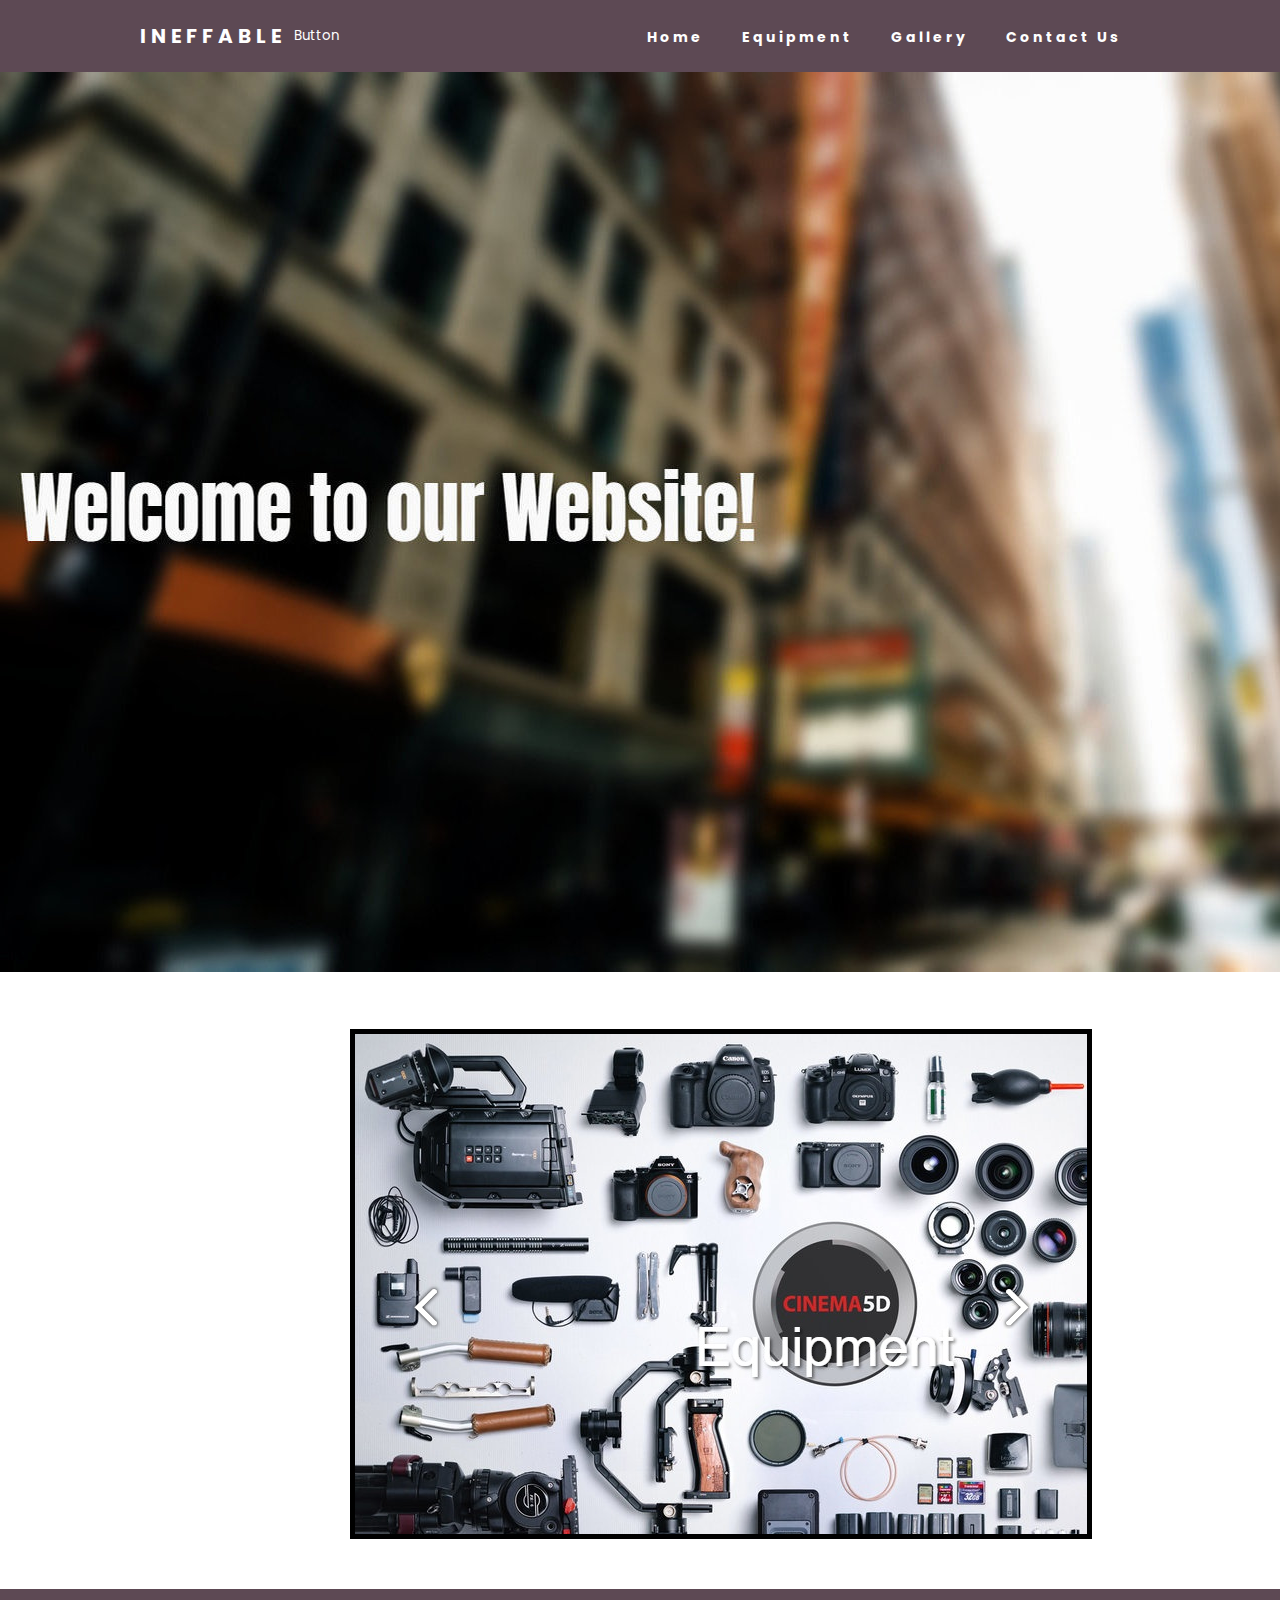
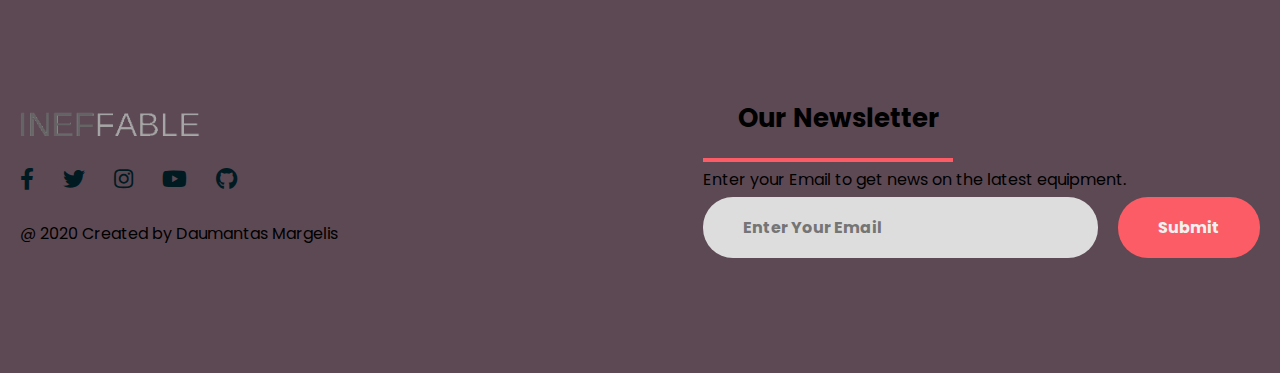
<file: index.html>
<!DOCTYPE html>
<html lang="en">
<head>
	<meta charset="UTF-8">
	<meta name="viewport" content="width=device-width, initial-scale=1">
	<meta http-equiv="X-UA-Compatible" content="ie=edge">
	<link rel="stylesheet" type="text/css" href="css/style.css">
	<link rel="stylesheet" href="https://fonts.googleapis.com/css?family=Poppins">
	<link rel="stylesheet"  href="https://cdnjs.cloudflare.com/ajax/libs/font-awesome/5.11.2/css/all.css">
	<title>Website</title>
</head>
<body>
	<!-- Navigation bar -->
	<nav>
		<div class="containerx5">
		<div class="logo">
			<h4>INEFFABLE</h4>
		</div>
		<div class="dropdown" role="group">
 			<button id="btnGroupDrop1" type="button" data-toggle="dropdown" area-haspopup="true" aria-expanded="false" class="but" key="button">Button</button>
 			<div class="dropdown-menu" aria-labelledby="btnGroupDrop1">
 				<a class="dropdown-item" href="#" id="en" key="english">EN</a>
 				<a class="dropdown-item" href="#" id="lt" key="lithuanian">LT</a>
 			</div>
 	 	</div>
 	 	</div>
		<ul class="nav-links">
			<li>
				<a class="nav" key="home" href="index.html">Home</a>
			</li>
			<li>
				<a class="nav" key="equipment" href="equipment.html">Equipment</a>
			</li>
			<li>
				<a class="nav" key="gallery" href="gallery.html">Gallery</a>
			</li>
			<li>
				<a class="nav" key="contact" href="contact-us.html">Contact Us</a>
			</li>
		</ul>
		<!-- Meniu button -->
		<div class="burger">
			<div class="line1"></div>
			<div class="line2"></div>
			<div class="line3"></div>
		</div>
	</nav>
 <!-- carousel -->
 	<div class="landing-page">
 		<img src="home/landing-page.jpg">
 	</div>
 		<div class="carousel-container">
 			<img src="gallery/prev.png" id="prevBtn">
 			<img src="gallery/next.png" id="nextBtn">
 			<div class="carousel-slide">
 				<a href="contactus.html"><img src="home/contactus.jpg" id="lastClone" alt=""></a>
 				<a href="equipment.html"><img src="home/photogear.jpg" alt=""></a>
 				<a href="gallery.html"><img src="home/ourwork.jpg" alt=""></a>
 				<a href="contact-us.html"><img src="home/contactus.jpg" alt=""></a>
 				<a href="index.html"><img src="home/photogear.jpg" id="firstClone" alt=""></a>
 			</div>
 		</div>
 	<style>

 	.carousel-container{
		width:58%;
		margin-top:50px;
		margin-bottom:50px;
		margin-left:350px;
		border:5px solid black;
		overflow:hidden;
		position:relative;
	}
	.carousel-slide{
		display:flex;
		width:100%;
		height:500px;
	}
	#prevBtn{
		position:absolute;
		top:50%;
		z-index:10;
		left:5%;
		font-size:30px;
		color:white;
		cursor:pointer;
	}	
	#nextBtn{
		position:absolute;
		top:50%;
		z-index:10;
		right:5%;
		font-size:30px;
		color:white;
		cursor:pointer;
	}

 	</style>
	<!-- Footer -->
	<footer>
		<div class="footer-container">
			<div class="left-col">
				<img src="ineffable.png" alt="" class="logo2">
				<div class="social-media">
					<a href="https://www.facebook.com/"><i class="fab fa-facebook-f"></i></a>
					<a href="https://twitter.com/explore"><i class="fab fa-twitter"></i></a>
					<a href="https://www.instagram.com/"><i class="fab fa-instagram"></i></a>
					<a href="https://www.youtube.com/"><i class="fab fa-youtube"></i></a>
					<a href="https://github.com/tonystarkas"><i class="fab fa-github"></i></a>
				</div>
				<p class="rights-text" key="rights">@ 2020 Created by Daumantas Margelis</p>
			</div>
			<div class="right-col">
				<h1 class="a" key="right-col">Our Newsletter</h1>
			<div class="border"></div>
			<p class="e" key="border">Enter your Email to get news on the latest equipment.</p>
			<form action="" class="newsletter-form">
				<input type="email" class="txtb" data-translate="email_placeholder" key="email_holder" aria-describedby="emailHelp" placeholder="Enter Your Email" required>
				<input type="submit" class="btn" value="Submit">
			</form>	
			</div>
		</div>
	</footer>
	<script src="https://code.jquery.com/jquery-3.3.1.min.js"></script>
	<script src="javascript/languages.js"></script>
	<script src="javascript/app.js"></script>
	<script src="javascript/carousel.js"></script>
</body>
</html>
</file>
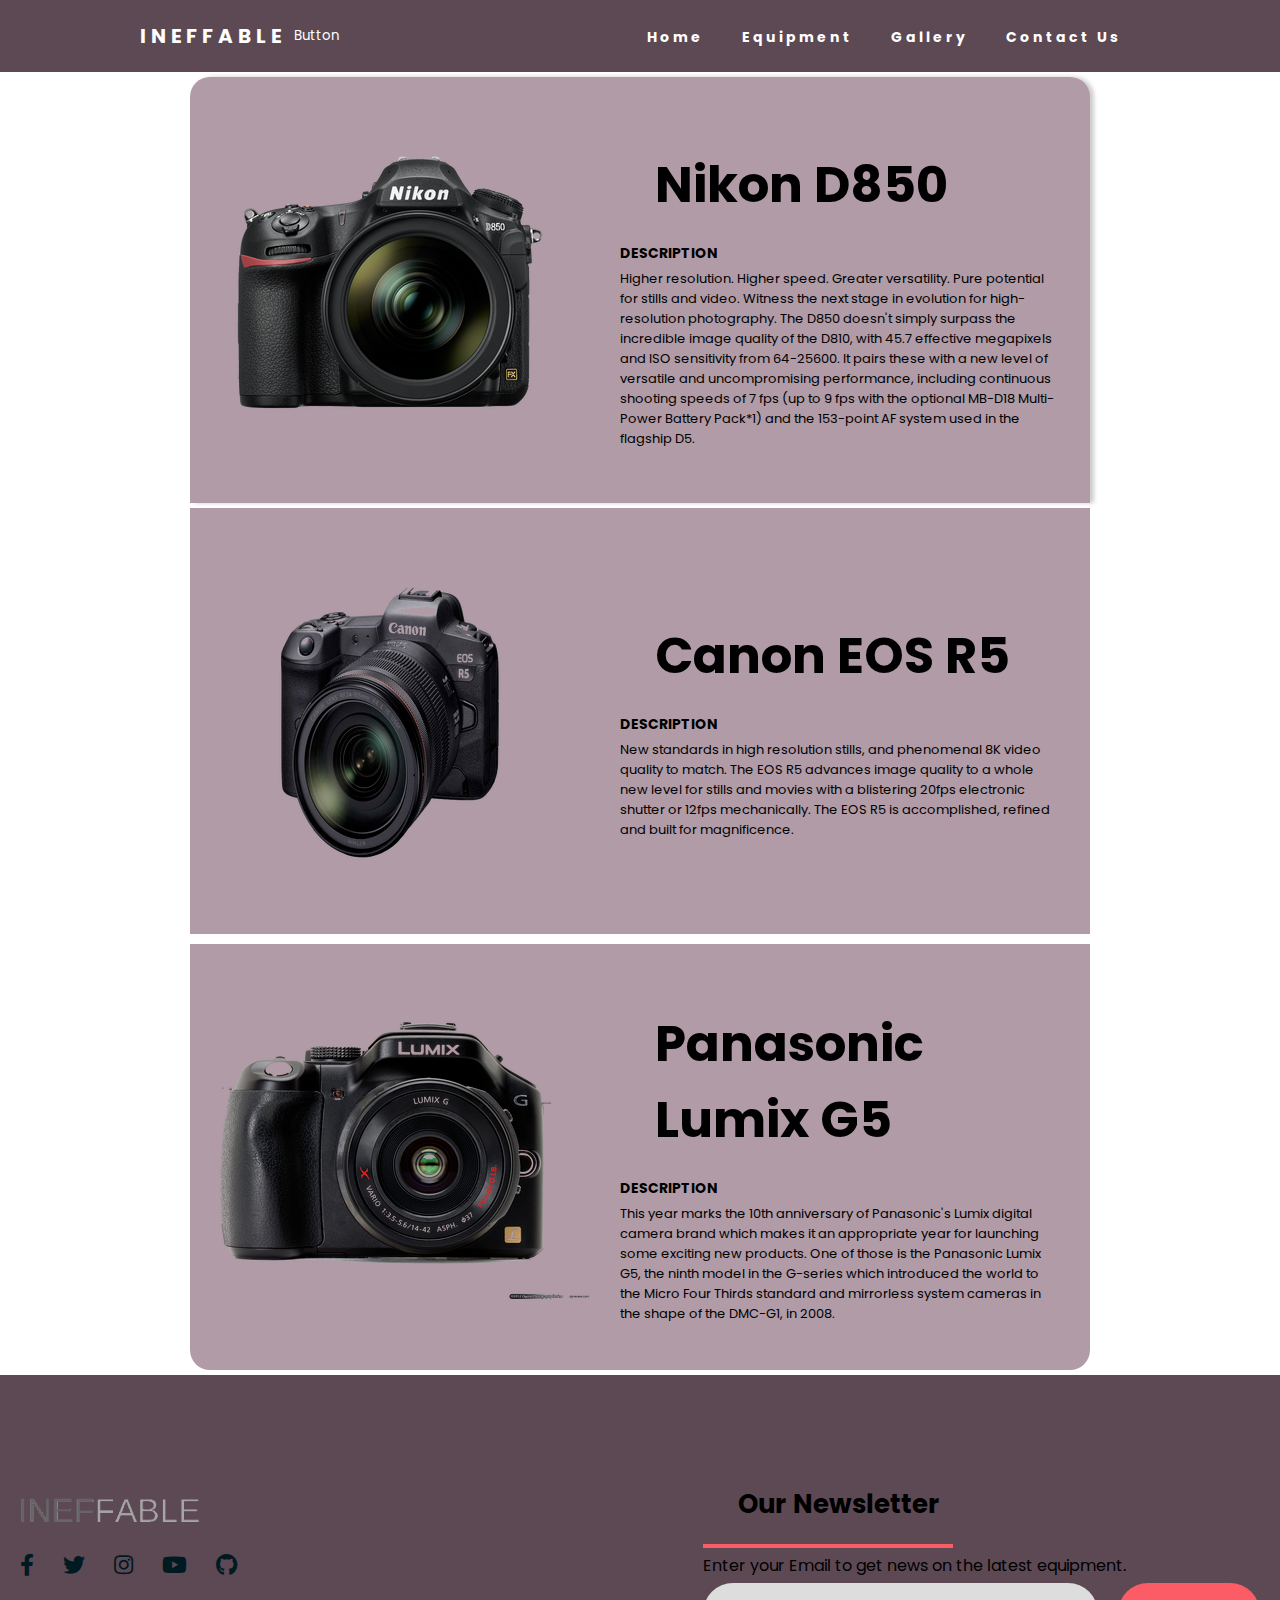
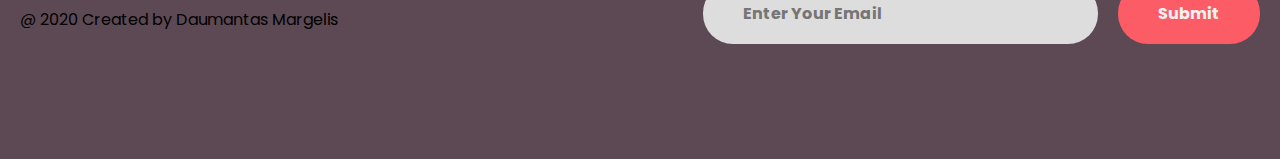
<file: cameras.html>
<!DOCTYPE html>
<html lang="en">
<head>
	<meta charset="UTF-8">
	<meta name="viewport" content="width=device-width, initial-scale=1">
	<meta http-equiv="X-UA-Compatible" content="ie=edge">
	<link rel="stylesheet" type="text/css" href="css/style.css">
	<link rel="stylesheet" href="https://fonts.googleapis.com/css?family=Poppins">
	<link rel="stylesheet"  href="https://cdnjs.cloudflare.com/ajax/libs/font-awesome/5.11.2/css/all.css">
	<link rel="stylesheet"  href="">
	<title>Website</title>
</head>
<body>
	<!-- Navigation bar -->
	<nav>
		<div class="containerx5">
		<div class="logo">
			<a id="k" href="index.html"><h4>INEFFABLE</h4></a>
		</div>
		<div class="dropdown" role="group">
 			<button id="btnGroupDrop1" type="button" data-toggle="dropdown" area-haspopup="true" aria-expanded="false" class="but" key="button">Button</button>
 			<div class="dropdown-menu" aria-labelledby="btnGroupDrop1">
 				<a class="dropdown-item" href="#" id="en" key="english">EN</a>
 				<a class="dropdown-item" href="#" id="lt" key="lithuanian">LT</a>
 			</div>
 	 	</div>
 	 	</div>
		<ul class="nav-links">
			<li>
				<a class="nav" key="home" href="index.html">Home</a>
			</li>
			<li>
				<a class="nav" key="equipment" href="equipment.html">Equipment</a>
			</li>
			<li>
				<a class="nav" key="gallery" href="gallery.html">Gallery</a>
			</li>
			<li>
				<a class="nav" key="contact" href="contact-us.html">Contact Us</a>
			</li>
		</ul>
		  <style>
         	#k{
         		color:white;
         	}
			#k a:hover, a:visited, a:link, a:active{
    			text-decoration: none;
			}
         </style>
		<!-- Meniu button -->
		<div class="burger">
			<div class="line1"></div>
			<div class="line2"></div>
			<div class="line3"></div>
		</div>
	</nav>
	<!-- Another type list -->
 	<div class="page-content">
 		<div class="second-container">
 			<div class="product-image">
 				<a href="https://imaging.nikon.com/lineup/dslr/d850/">
 				<img src="cameras/nikond850.png">
 				</a>
 			</div>
 			<div class="product-info">
 				<header>
 					<h1 class="product-title">Nikon D850</h1>
 				</header>
 				<article>
 					<h5 class="description" key="description">DESCRIPTION</h5>
 					<p id="nikon" class="about" key="about1">Higher resolution. Higher speed. Greater versatility. Pure potential for stills and video. Witness the next stage in evolution for high-resolution photography. The D850 doesn't simply surpass the incredible image quality of the D810, with 45.7 effective megapixels and ISO sensitivity from 64-25600. It pairs these with a new level of versatile and uncompromising performance, including continuous shooting speeds of 7 fps (up to 9 fps with the optional MB-D18 Multi-Power Battery Pack*1) and the 153-point AF system used in the flagship D5.</p>
 				</article>
 			</div>
 		</div>
 		<div class="third-container">
 			<div class="product-image2">
 				<a href="https://www.canon-europe.com/cameras/eos-r5/">
 				<img src="cameras/canon.png">
 				</a>
 			</div>
 			<div class="product-info2">
 				<header>
 					<h1 class="product-title2">Canon EOS R5</h1>
 				</header>
 				<article>
 					<h5 class="description" key="description">DESCRIPTION</h5>
 					<p id="canon" class="about" key="about2">New standards in high resolution stills, and phenomenal 8K video quality to match. The EOS R5 advances image quality to a whole new level for stills and movies with a blistering 20fps electronic shutter or 12fps mechanically. The EOS R5 is accomplished, refined and built for magnificence.</p>
 				</article>
 			</div>
 		</div>
 		<div class="third-container" id="fourth-container">
 			<div class="product-image2">
 				<a href="https://www.dpreview.com/reviews/panasonic-lumix-dmc-g5">
 				<img src="cameras/lumix.png">
 				</a>
 			</div>
 			<div class="product-info2">
 				<header>
 					<h1 class="product-title2">Panasonic Lumix G5</h1>
 				</header>
 				<article>
 					<h5 class="description" key="description">DESCRIPTION</h5>
 					<p id="canon" class="about" key="about3">This year marks the 10th anniversary of Panasonic's Lumix digital camera brand which makes it an appropriate year for launching some exciting new products. One of those is the Panasonic Lumix G5, the ninth model in the G-series which introduced the world to the Micro Four Thirds standard and mirrorless system cameras in the shape of the DMC-G1, in 2008.</p>
 				</article>
 			</div>
 		</div>
 	</div>
	<!-- Footer -->
	<footer>
		<div class="footer-container">
			<div class="left-col">
				<img src="ineffable.png" alt="" class="logo2">
				<div class="social-media">
					<a href="https://www.facebook.com/"><i class="fab fa-facebook-f"></i></a>
					<a href="https://twitter.com/explore"><i class="fab fa-twitter"></i></a>
					<a href="https://www.instagram.com/"><i class="fab fa-instagram"></i></a>
					<a href="https://www.youtube.com/"><i class="fab fa-youtube"></i></a>
					<a href="https://github.com/tonystarkas"><i class="fab fa-github"></i></a>
				</div>
				<p class="rights-text" key="rights">@ 2020 Created by Daumantas Margelis</p>
			</div>
			<div class="right-col">
				<h1 class="a" key="right-col">Our Newsletter</h1>
			<div class="border"></div>
			<p class="e" key="border">Enter your Email to get news on the latest equipment.</p>
			<form action="" class="newsletter-form">
				<input type="email" class="txtb" data-translate="email_placeholder" key="email_holder" aria-describedby="emailHelp" placeholder="Enter Your Email" required>
				<input type="submit" class="btn" value="Submit">
			</form>	
			</div>
		</div>
	</footer>
	<script src="https://code.jquery.com/jquery-3.3.1.min.js"></script>
	<script src="javascript/languages.js"></script>
	<script src="javascript/app.js"></script>
</body>
</html>
</file>
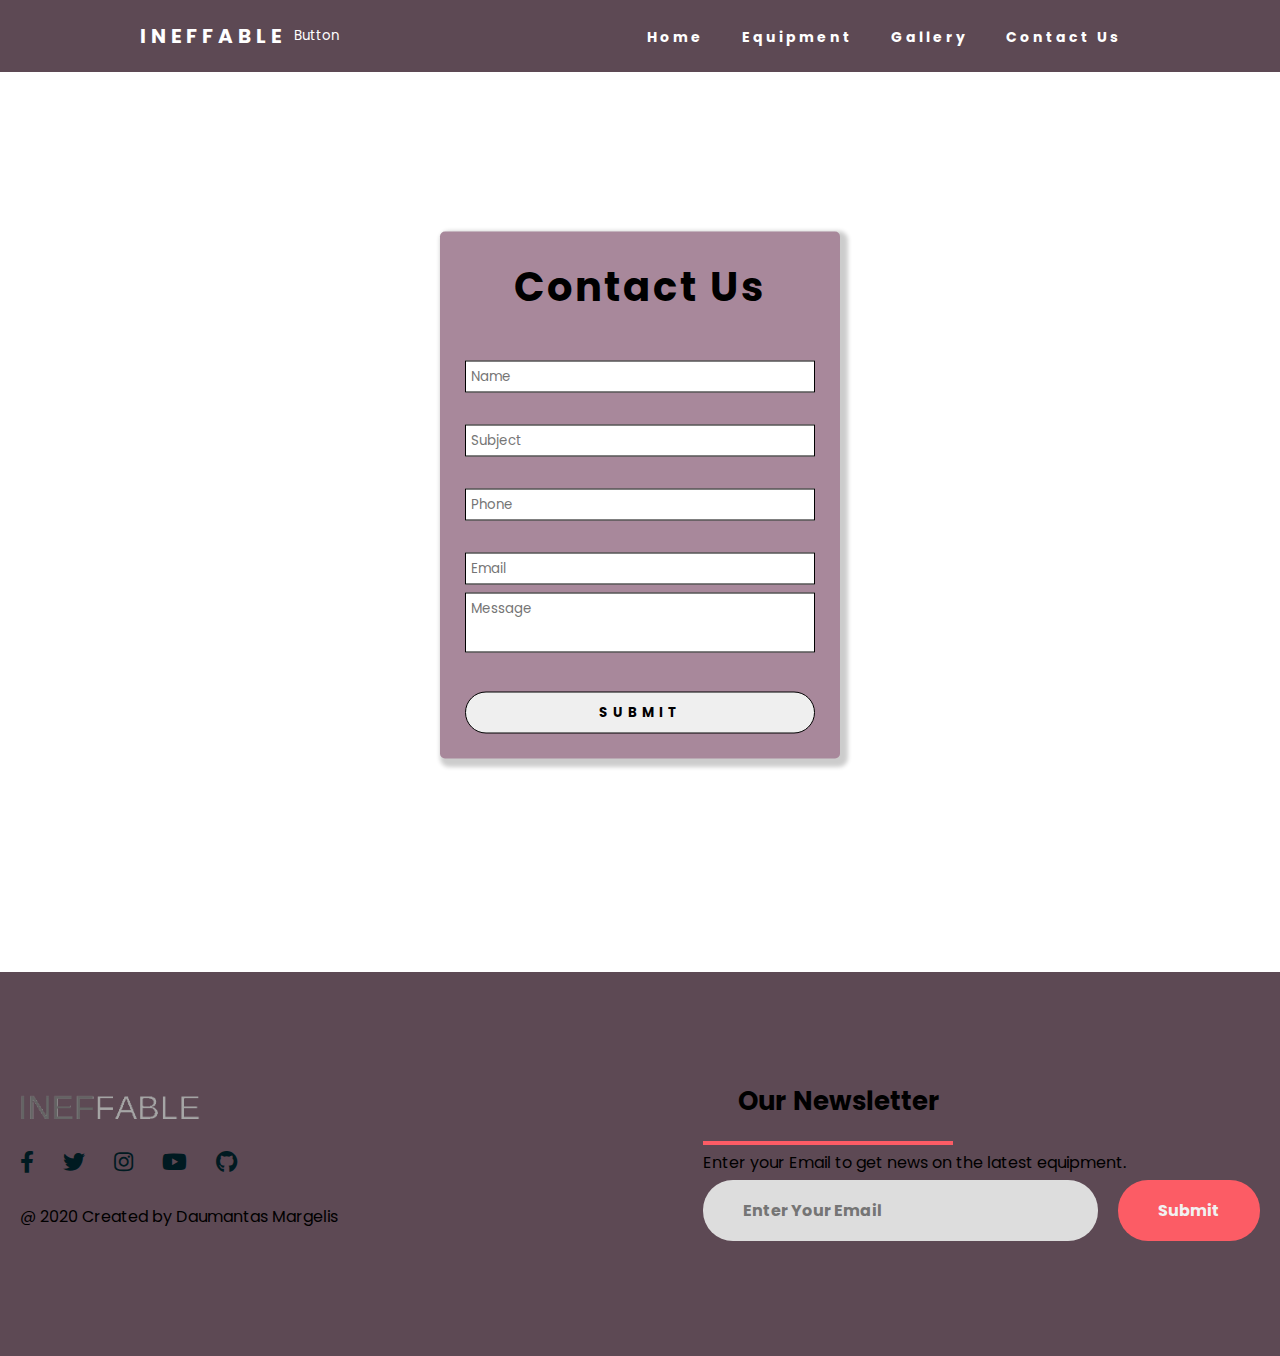
<file: contact-us.html>
<!DOCTYPE html>
<html lang="en">
   <head>
      <meta charset="UTF-8">
      <meta name="viewport" content="width=device-width, initial-scale=1">
      <meta http-equiv="X-UA-Compatible" content="ie=edge">
      <link rel="stylesheet" type="text/css" href="css/style.css">
      <link rel="stylesheet" href="https://fonts.googleapis.com/css?family=Poppins">
      <link rel="stylesheet"  href="https://cdnjs.cloudflare.com/ajax/libs/font-awesome/5.11.2/css/all.css">
      <script src="javascript/scripts.js"></script>
      <title>Website</title>
   </head>
   <body>
      <!-- Navigation bar -->
      <nav>
         <div class="containerx5">
		<div class="logo">
			<a id="k" href="index.html"><h4>INEFFABLE</h4></a>
		</div>
		<div class="dropdown" role="group">
 			<button id="btnGroupDrop1" type="button" data-toggle="dropdown" area-haspopup="true" aria-expanded="false" class="but" key="button">Button</button>
 			<div class="dropdown-menu" aria-labelledby="btnGroupDrop1">
 				<a class="dropdown-item" href="#" id="en" key="english">EN</a>
 				<a class="dropdown-item" href="#" id="lt" key="lithuanian">LT</a>
 			</div>
 	 	</div>
 	 	</div>
         <ul class="nav-links">
            <li>
               <a class="nav" key="home" href="index.html">Home</a>
            </li>
            <li>
               <a class="nav" key="equipment" href="equipment.html">Equipment</a>
            </li>
            <li>
               <a class="nav" key="gallery" href="gallery.html">Gallery</a>
            </li>
            <li>
               <a class="nav" key="contact" href="contact-us.html">Contact Us</a>
            </li>
         </ul>
         <style>
         	#k{
         		color:white;
         	}
			#k a:hover, a:visited, a:link, a:active{
    			text-decoration: none;
			}
         </style>
         <!-- Meniu button -->
         <div class="burger">
            <div class="line1"></div>
            <div class="line2"></div>
            <div class="line3"></div>
         </div>
      </nav>
      <!-- carousel -->
      <div class="page-content">
         <div class="wrapper">
            <h2 class="nav" key="contact">Contact Us</h2>
            <div id="error_message"></div>
            <form id="myform" onsubmit="return validation()">
               <div class="input_field">
                  <input type="text" data-translate="name_placeholder" key="name_holder" placeholder="Name" id="name">
               </div>
               <div class="input_field">
                  <input type="text" placeholder="Subject" id="subject" data-translate="subject_placeholder" key="subject_holder">
               </div>
               <div class="input_field">
                  <input type="text" placeholder="Phone" id="phone" data-translate="phone_placeholder" key="phone_holder">
               </div>
               <div class="input_field">
                  <input type="text" placeholder="Email" id="email" data-translate="email_placeholder" key="emaill_holder">
               </div>
               <div class="input_field">
                  <textarea id="message" placeholder="Message" data-translate="message_placeholder" key="message_holder"></textarea>
               </div>
               <div class="buttton">
                  <input type="submit">
               </div>
            </form>
         </div>
      </div>
      <style>
         .wrapper{
         position:absolute;
         top:55%;
         left:50%;
         transform:translate(-50%,-50%);
         max-width:400px;
         width:100%;
         background-color:#a8889b;
         padding:25px;
         border-radius:5px;
         box-shadow:4px 4px 4px 4px rgba(0,0,0,0.2);
         }
         .wrapper h2{
         text-align:center;
         letter-spacing:3px;
         font-size:40px;
         color:black;
         outline-width:1px;
         outline-color:black;
         }
         .wrapper .input_field{
         margin-bottom:4px;
         }
         .wrapper .input_field input[type="text"],
         .wrapper textarea{
         width:350px;
         max-width:400px;
         border:1px solid;
         padding:5px;
         }
         .wrapper textarea{
         height:60px;
         resize:none;
         }
         .wrapper .buttton input[type="submit"]{
         border:1px solid;
         padding:10px;
         width:100%;
         text-transform:uppercase;
         letter-spacing:5px;
         font-weight:bold;
         border-radius:25px;
         cursor:pointer;
         }
         .wrapper #error_message{
         margin-bottom:20px;
         padding:0px;
         background:#fe8b8e;
         text-align:center;
         font-size:14px;
         transition:all 0.5s ease;
         }
      </style>
      <!-- Footer -->
      <footer>
         <div class="footer-container">
            <div class="left-col">
               <img src="ineffable.png" alt="" class="logo2">
               <div class="social-media">
                  <a href="https://www.facebook.com/"><i class="fab fa-facebook-f"></i></a>
                  <a href="https://twitter.com/explore"><i class="fab fa-twitter"></i></a>
                  <a href="https://www.instagram.com/"><i class="fab fa-instagram"></i></a>
                  <a href="https://www.youtube.com/"><i class="fab fa-youtube"></i></a>
                  <a href="https://github.com/tonystarkas"><i class="fab fa-github"></i></a>
               </div>
             <p class="rights-text" key="rights">@ 2020 Created by Daumantas Margelis</p>
            </div>
            <div class="right-col">
               <h1 class="a" key="right-col">Our Newsletter</h1>
               <div class="border"></div>
               <p class="e" key="border">Enter your Email to get news on the latest equipment.</p>
               <form action="" class="newsletter-form">
                  <input type="email" class="txtb" data-translate="email_placeholder" key="email_holder" aria-describedby="emailHelp" placeholder="Enter Your Email" required>
                  <input type="submit" class="btn" value="Submit">
               </form>
            </div>
         </div>
      </footer>
      <script src="https://code.jquery.com/jquery-3.3.1.min.js"></script>
	  <script src="javascript/languages.js"></script>
      <script src="javascript/app.js"></script>
   </body>
</html>
</file>
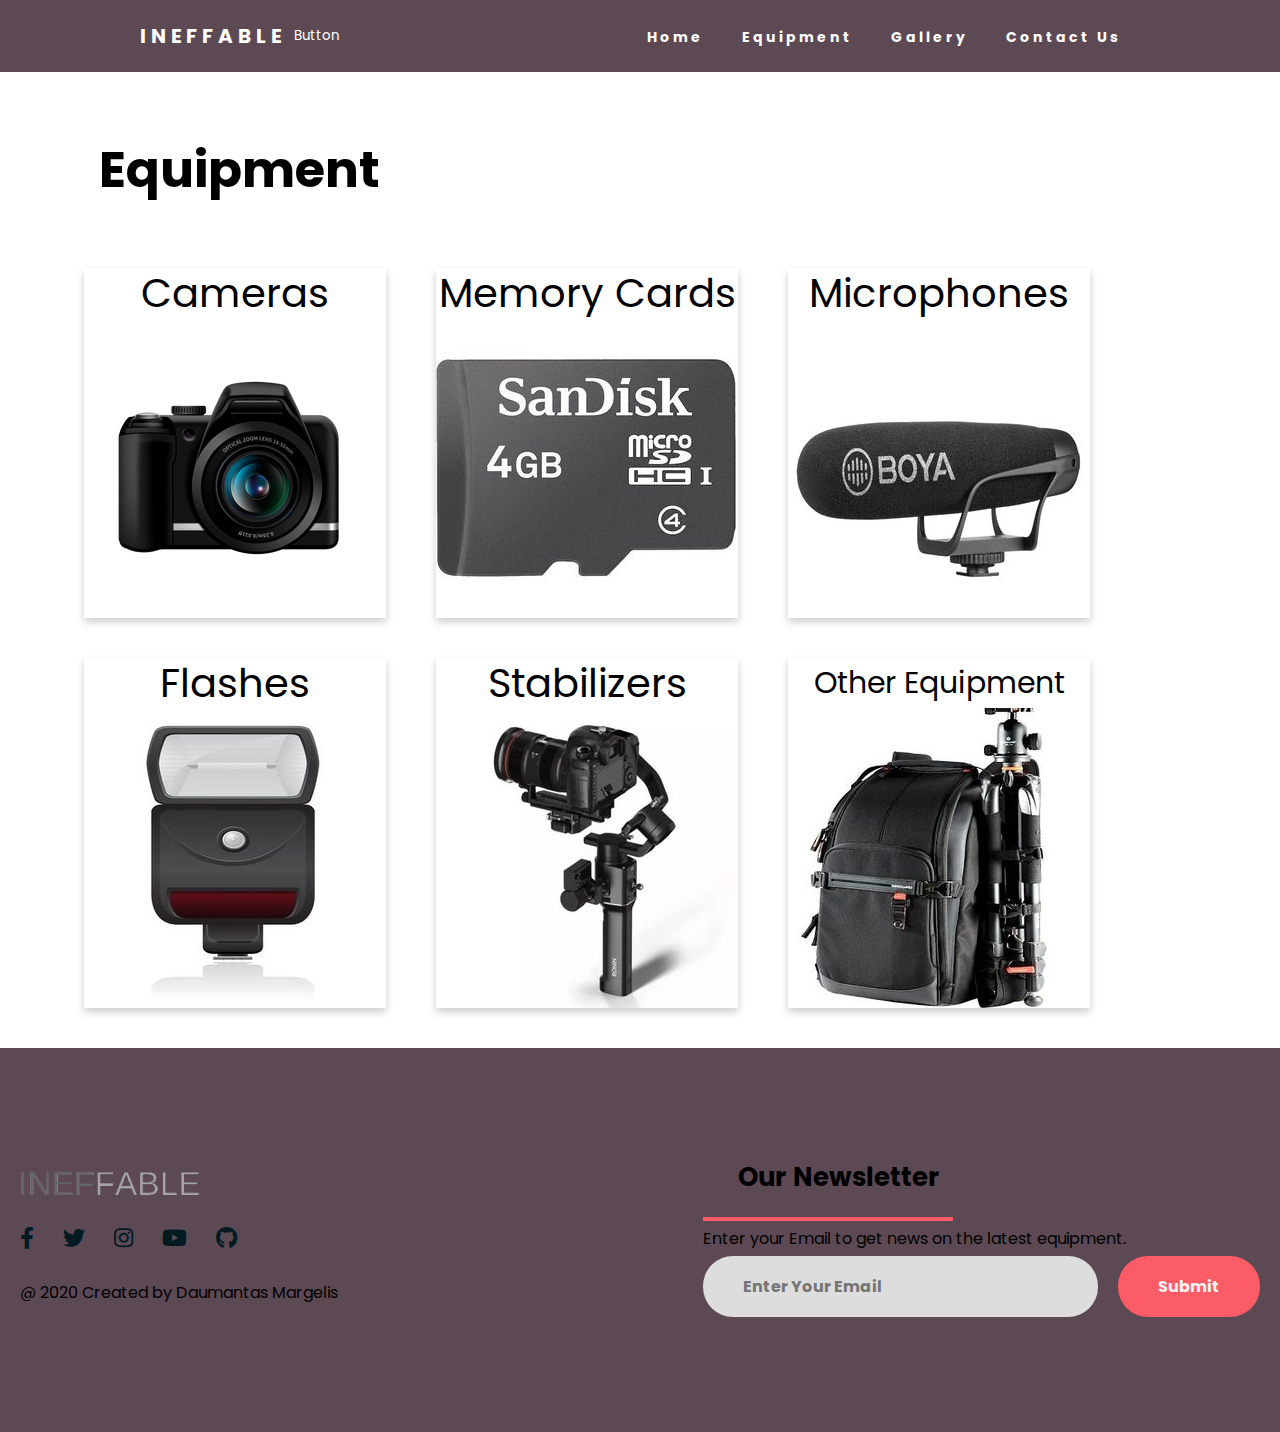
<file: equipment.html>
<!DOCTYPE html>
<html lang="en">
<head>
	<meta charset="UTF-8">
	<meta name="viewport" content="width=device-width, initial-scale=1">
	<meta http-equiv="X-UA-Compatible" content="ie=edge">
	<link rel="stylesheet" type="text/css" href="css/style.css">
	<link rel="stylesheet" href="https://fonts.googleapis.com/css?family=Poppins">
	<link rel="stylesheet"  href="https://cdnjs.cloudflare.com/ajax/libs/font-awesome/5.11.2/css/all.css">
	<link rel="stylesheet"  href="">
	<title>Website</title>
</head>
<body>
	<!-- Navigation bar -->
	<nav>
		<div class="containerx5">
		<div class="logo">
			<a id="k" href="index.html"><h4>INEFFABLE</h4></a>
		</div>
		<div class="dropdown" role="group">
 			<button id="btnGroupDrop1" type="button" data-toggle="dropdown" area-haspopup="true" aria-expanded="false" class="but" key="button">Button</button>
 			<div class="dropdown-menu" aria-labelledby="btnGroupDrop1">
 				<a class="dropdown-item" href="#" id="en" key="english">EN</a>
 				<a class="dropdown-item" href="#" id="lt" key="lithuanian">LT</a>
 			</div>
 	 	</div>
 	 	</div>
		<ul class="nav-links">
			<li>
				<a class="nav" key="home" href="index.html">Home</a>
			</li>
			<li>
				<a class="nav" key="equipment" href="equipment.html">Equipment</a>
			</li>
			<li>
				<a class="nav" key="gallery" href="gallery.html">Gallery</a>
			</li>
			<li>
				<a class="nav" key="contact" href="contact-us.html">Contact Us</a>
			</li>
		</ul>
		  <style>
         	#k{
         		color:white;
         	}
			#k a:hover, a:visited, a:link, a:active{
    			text-decoration: none;
			}
         </style>
		<!-- Meniu button -->
		<div class="burger">
			<div class="line1"></div>
			<div class="line2"></div>
			<div class="line3"></div>
		</div>
	</nav>
	<!-- Box type list -->
 	<div class="page-content">
 		<div class="container">	
 			<h1 class="nav" key="equipment">Equipment</h1>
 			<ul>
 				<a href="cameras.html">
 				<li><div class="title" key="a">Cameras</div><img src="equipment/photocamera.png"></li>
 				</a>
 				<li><div class="title" key="b">Memory Cards</div><img src="equipment/memorycard.jpg"></li>
 				<li><div class="title" key="c">Microphones</div><img src="equipment/microphones.jpg"></li>
 				<li><div class="title" key="d">Flashes</div><img src="equipment/flashlight.jpg"></li>
 				<li><div class="title" key="e">Stabilizers</div><img src="equipment/stabilizer.jpg"></li>
 				<li><div class="title" id="other_equipment" key="f">Other Equipment</div><img src="equipment/miscellaneous.jpg"></li>
 			</ul>
 		</div>
 	</div>
	<!-- Footer -->
	<footer>
		<div class="footer-container">
			<div class="left-col">
				<img src="ineffable.png" alt="" class="logo2">
				<div class="social-media">
					<a href="https://www.facebook.com/"><i class="fab fa-facebook-f"></i></a>
					<a href="https://twitter.com/explore"><i class="fab fa-twitter"></i></a>
					<a href="https://www.instagram.com/"><i class="fab fa-instagram"></i></a>
					<a href="https://www.youtube.com/"><i class="fab fa-youtube"></i></a>
					<a href="https://github.com/tonystarkas"><i class="fab fa-github"></i></a>
				</div>
				<p class="rights-text" key="rights">@ 2020 Created by Daumantas Margelis</p>
			</div>
			<div class="right-col">
				<h1 class="a" key="right-col">Our Newsletter</h1>
			<div class="border"></div>
			<p class="e" key="border">Enter your Email to get news on the latest equipment.</p>
			<form action="" class="newsletter-form">
				<input type="email" class="txtb" data-translate="email_placeholder" key="email_holder" aria-describedby="emailHelp" placeholder="Enter Your Email" required>
				<input type="submit" class="btn" value="Submit">
			</form>	
			</div>
		</div>
	</footer>
	<script src="https://code.jquery.com/jquery-3.3.1.min.js"></script>
	<script src="javascript/languages.js"></script>
	<script src="javascript/app.js"></script>
</body>
</html>
</file>
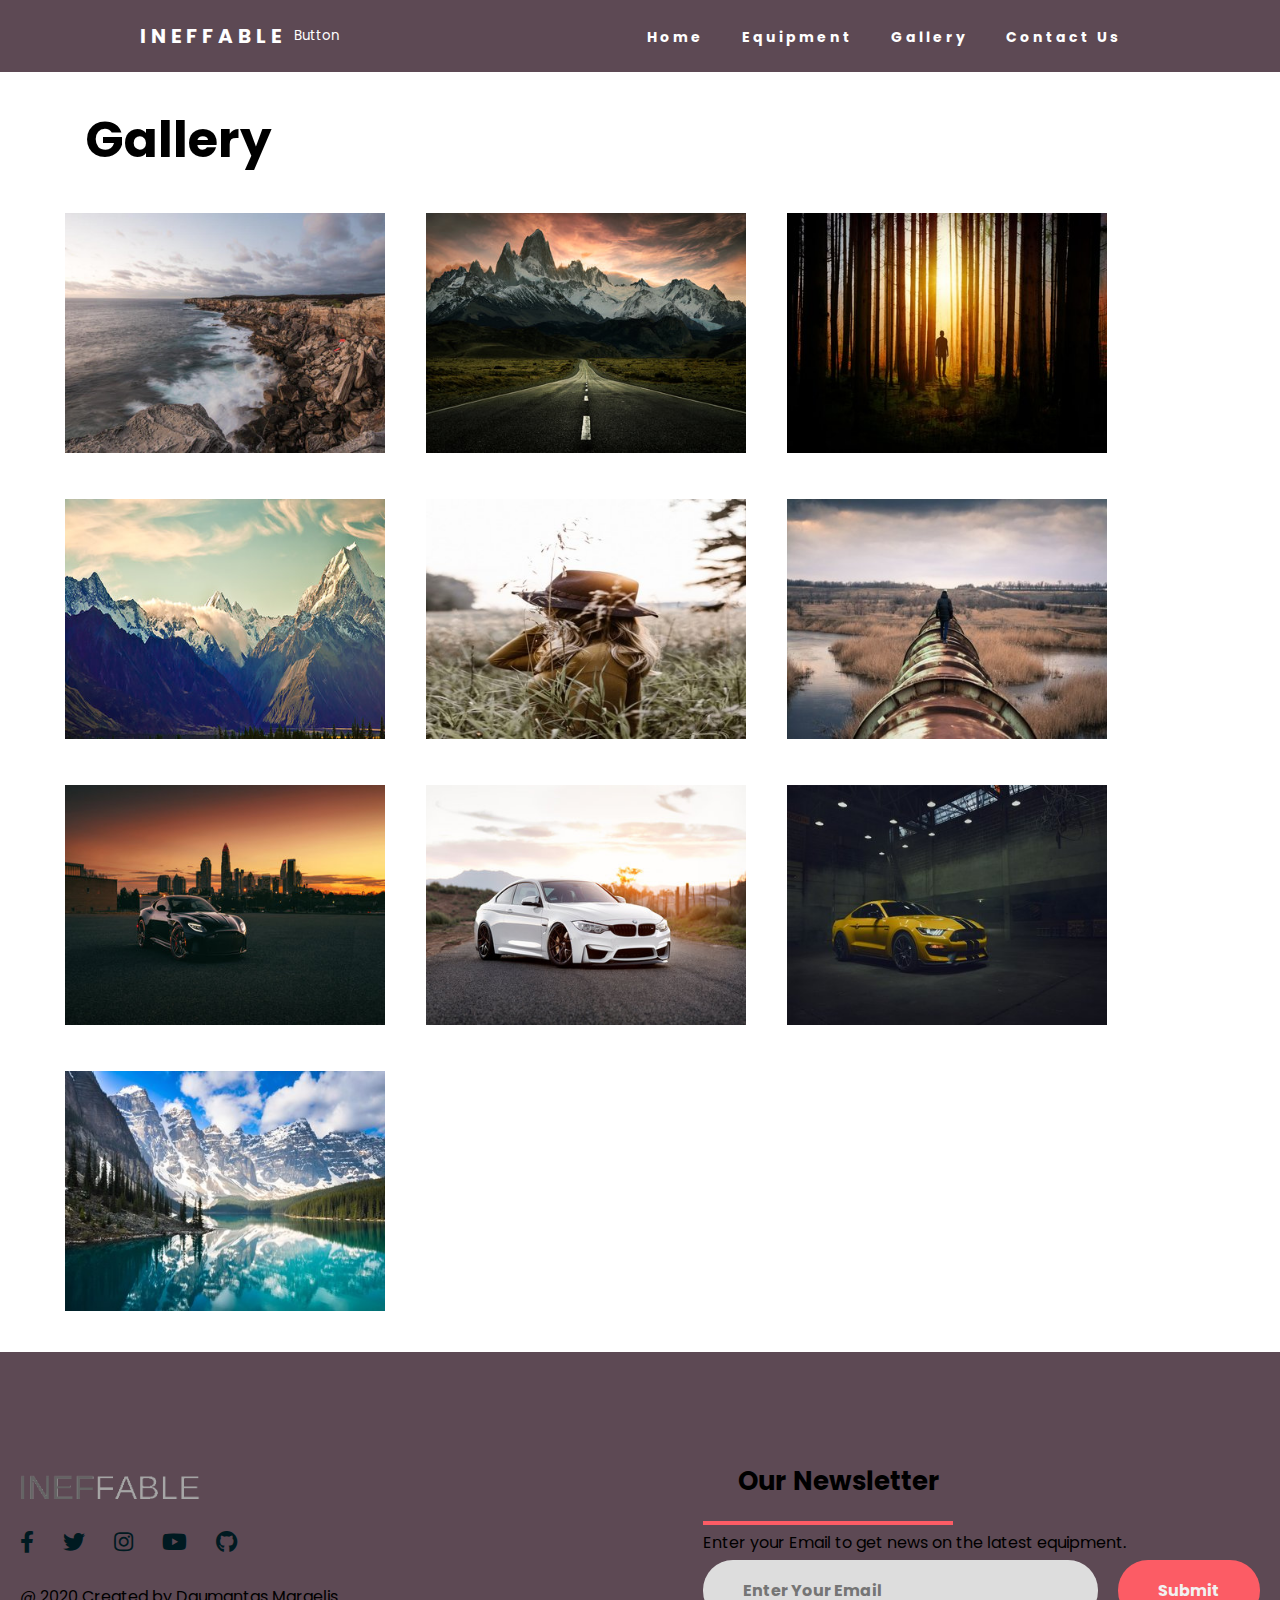
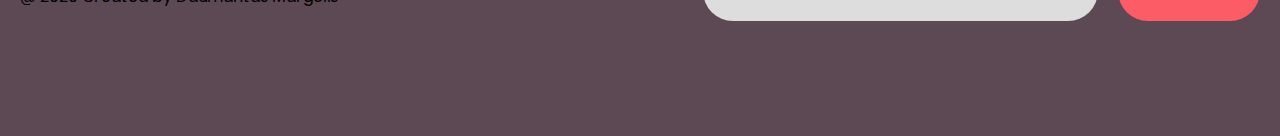
<file: gallery.html>
<!DOCTYPE html>
<html lang="en">
<head>
	<meta charset="UTF-8">
	<meta name="viewport" content="width=device-width, initial-scale=1">
	<meta http-equiv="X-UA-Compatible" content="ie=edge">
	<link rel="stylesheet" type="text/css" href="css/style.css">
	<link rel="stylesheet" type="text/css" href="css/lightbox.min.css">
	<link rel="stylesheet" href="https://fonts.googleapis.com/css?family=Poppins">
	<link rel="stylesheet"  href="https://cdnjs.cloudflare.com/ajax/libs/font-awesome/5.11.2/css/all.css">
	<script src="javascript/lightbox-plus-jquery.min.js"></script>
	<title>Website</title>
</head>
<body>
	<!-- Navigation bar -->
	<nav>
		<div class="containerx5">
		<div class="logo">
			<a id="k" href="index.html"><h4>INEFFABLE</h4></a>
		</div>
		<div class="dropdown" role="group">
 			<button id="btnGroupDrop1" type="button" data-toggle="dropdown" area-haspopup="true" aria-expanded="false" class="but" key="button">Button</button>
 			<div class="dropdown-menu" aria-labelledby="btnGroupDrop1">
 				<a class="dropdown-item" href="#" id="en" key="english">EN</a>
 				<a class="dropdown-item" href="#" id="lt" key="lithuanian">LT</a>
 			</div>
 	 	</div>
 	 	</div>
		<ul class="nav-links">
			<li>
				<a class="nav" key="home" href="index.html">Home</a>
			</li>
			<li>
				<a class="nav" key="equipment" href="equipment.html">Equipment</a>
			</li>
			<li>
				<a class="nav" key="gallery" href="gallery.html">Gallery</a>
			</li>
			<li>
				<a class="nav" key="contact" href="contact-us.html">Contact Us</a>
			</li>
		</ul>
		  <style>
         	#k{
         		color:white;
         	}
			#k a:hover, a:visited, a:link, a:active{
    			text-decoration: none;
			}
         </style>
		<!-- Meniu button -->
		<div class="burger">
			<div class="line1"></div>
			<div class="line2"></div>
			<div class="line3"></div>
		</div>
	</nav>
 	<div class="page-content">
 		<div class="gallery">
 			<h1 class="nav" key="gallery">Gallery</h1>
 			<a href="gallery/1.jpg" data-lightbox="mygallery"><img src="gallery/1-small.jpg"></a>
 			<a href="gallery/2.jpg" data-lightbox="mygallery"><img src="gallery/2-small.jpg"></a>
 			<a href="gallery/3.jpg" data-lightbox="mygallery"><img src="gallery/3-small.jpg"></a>
 			<a href="gallery/4.jpg" data-lightbox="mygallery"><img src="gallery/4-small.jpg"></a>
 			<a href="gallery/5.jpg" data-lightbox="mygallery"><img src="gallery/5-small.jpg"></a>
 			<a href="gallery/6.jpg" data-lightbox="mygallery"><img src="gallery/6-small.jpg"></a>
 			<a href="gallery/7.jpg" data-lightbox="mygallery"><img src="gallery/7-small.jpg"></a>
 			<a href="gallery/8.jpg" data-lightbox="mygallery"><img src="gallery/8-small.jpg"></a>
 			<a href="gallery/9.jpg" data-lightbox="mygallery"><img src="gallery/9-small.jpg"></a>
 			<a href="gallery/10.jpg" data-lightbox="mygallery"><img src="gallery/10-small.jpg"></a>
 		</div>
 	</div>
	<!-- Footer -->
	<footer>
		<div class="footer-container">
			<div class="left-col">
				<img src="ineffable.png" alt="" class="logo2">
				<div class="social-media">
					<a href="https://www.facebook.com/"><i class="fab fa-facebook-f"></i></a>
					<a href="https://twitter.com/explore"><i class="fab fa-twitter"></i></a>
					<a href="https://www.instagram.com/"><i class="fab fa-instagram"></i></a>
					<a href="https://www.youtube.com/"><i class="fab fa-youtube"></i></a>
					<a href="https://github.com/tonystarkas"><i class="fab fa-github"></i></a>
				</div>
				<p class="rights-text" key="rights">@ 2020 Created by Daumantas Margelis</p>
			</div>
			<div class="right-col">
				<h1 class="a" key="right-col">Our Newsletter</h1>
			<div class="border"></div>
			<p class="e" key="border">Enter your Email to get news on the latest equipment.</p>
			<form action="" class="newsletter-form">
				<input type="email" class="txtb" data-translate="email_placeholder" key="email_holder" aria-describedby="emailHelp" placeholder="Enter Your Email" required>
				<input type="submit" class="btn" value="Submit">
			</form>	
			</div>
		</div>
	</footer>
	<script src="https://code.jquery.com/jquery-3.3.1.min.js"></script>
	<script src="javascript/languages.js"></script>
	<script src="javascript/app.js"></script>
</body>
</html>
</file>
<file: css/style.css>
*{
	margin:0px;
	padding:0px;
	box-sizing:border-box;
	font-family:'Poppins', sans-serif;
}
/*Navbar*/
nav{
	display:flex;
	justify-content:space-around;
	align-items:center;
	min-height:8vh;
	font-family:'Poppins', sans-serif;
	background-color:#5D4954;
}
.logo{
	color:white;
	text-transform:uppercase;
	letter-spacing:5px;
	font-size:20px;
}
.nav-links{
	display:flex;
	justify-content:space-around;
	width:40%;
}
.nav-links li:hover{
	transition: 0.2s ease-in-out;
	transform: scale(1.1);
}
.nav-links li{
	list-style:none;
}
.nav-links a{
	color:white;
	text-decoration:none;
	letter-spacing:3px;
	font-weight:bold;
	font-size:14px;
}
.burger{
	display:none;
	cursor:pointer;
}
.burger div{
	width:25px;
	height:2px;
	background-color:white;
	margin:5px;
	transition:all 0.3s ease;
}
@media screen and (max-width:1024px){
	.nav-links{
		width:50%;
	}
}
@media screen and (max-width:768px){
	html{
		overflow-x:hidden;
	}
	body{
		overflow-x:hidden;
	}
	.nav-links{
		position:fixed;
		right:0px;
		height:92vh;
		top:8vh;
		background-color:#5D4954;
		display:flex;
		flex-direction:column;
		align-items:center;
		width:40%;
		transform:translateX(100%);
		transition:transform 0.5s ease-in;
	}
	.nav-links:hover{
		transition: 0.2s ease-in-out;
		transform: scale(1.1);
	}
	.nav-links li{
		opacity:0;
	}
	.nav-links a{
		color:white !important;
	}
	.burger{
		display:block;
	}
	.nav-active{
	transform:translateX(0%);
	}
}
@keyframes navLinkFade{
	from{
		opacity:0;
		transform:translateX(50px);
	}
	to{
		opacity:1;
		transform:translateX(0px);
	}
}
.toggle .line1{
	transform:rotate(-45deg) translate(-5px, 6px);
}
.toggle .line2{
	opacity:0;
}
.toggle .line3{
	transform:rotate(45deg) translate(-5px, -6px);
}
/*Footer*/
footer{
	background-color:#5D4954;
	padding:90px 0;
}
.footer-container{
	max-width:1300px;
	margin:auto;
	padding:0 20px;
	display:flex;
	justify-content:space-between;
	align-items:center;
	flex-wrap:wrap-reverse;
}
.logo2{
	width:180px;
}
.social-media{
	margin:20px 0;
}
.social-media a{
	color: #001a21;
	margin-right:25px;
	font-size:22px;
	text-decoration:none;
	transition: 0.3s linear;
}
.social-media a:hover{
	color:#fc5c65;
}
.right-col h1{
	font-size:26px;
}
.border{
	width:250px;
	height:4px;
	background:#fc5c65;
}
.newsletter-form{
	display:flex;
	justify-content:center;
	align-items:center;
	flex-wrap:wrap;
	padding-bottom:25px;
}
p{
	padding-top:5px;
	padding-bottom:5px;
}
.txtb{
	flex:1;
	padding:18px 40px;
	font-size:16px;
	color:#293043;
	background:#ddd;
	border:none;
	font-weight:700;
	outline:none;
	border-radius:30px;
	min-width:260px;
}
.btn{
	padding:18px 40px;
	font-size:16px;
	color:#f1f1f1;
	background:#fc5c65;
	border:none;
	font-weight:700;
	outline:none;
	border-radius:30px;
	margin-left:20px;
	cursor:pointer;
	transition:opacity 0.3s linear;
}
.btn:hover{
	opacity:0.7;
}
.page-content{
	min-height:100vh;
	font-size:40px;
	display:flex;
	align-items:center;
	justify-content:center;
}
@media screen and(max-width:960px){
	.footer-container{
		max-width:900px;
	}
	.right-col{
		width:100%;
		margin-bottom:60px;
	}
	.left-col{
		width:100%;
		text-align:center;
	}
}
@media screen and(max-width:700px){
	.btn{
		margin:0;
		width:100%;
		margin-top:20px;
	}
}
.container{
	width:90%;
	overflow:hidden;
	margin:20px auto;
	padding:20px 0px;
}
.container ul{
	padding:0px;
	margin:0px;
}
.container ul li{
	list-style:none;
	float:left;
	width:302px;
	height:350px;
	margin:40px 30px 0px 20px;
	box-sizing:border-box;
	box-shadow: 0 4px 8px 0 rgba(0, 0, 0, 0.2);
}
.container ul li:hover{
	opacity:0.9;
}
.container ul li .title{
	width:100%
	height:50px;
	line-height:50px;
	text-align:center;
	color:black;
}
#other_equipment{
	font-size:30px;
}
h1{
	font-size:50px;
	margin:20px auto 20px 35px;
}
@media screen and(max-width:1250px){
	.container ul li{
		width:40px;
		margin-left:50px;
	}
}
@media screen and(max-width:750px){
	.container{
		width:100%;
		padding:0px;
	}
	.container ul li{
		float:none;
		width:90%;
		margin:40px auto;
	}
}
.second-container{
	width:100%;
	max-width:900px;
	flex-direction:row;
	align-items:center;
	display:flex;
	justify-content:space-around;
	background-color:#b09ba7;
	border-radius:20px 20px 0 0;
	margin-top:5px;
	box-shadow: 4px 0 4px 0 rgba(0, 0, 0, 0.2);
}
.product-image{
		display:flex;
		flex-direction:column;
		align-items:center;
		border-radius:20px 20px 0 0;
		padding:55px 0;
		width:auto;
}
.product-info{
	margin:30px;
	border-radius:20px 20px 0 0;
}
.page-content{
	display:flex;
	justify-content:space-around;
	align-items:center;
}
h5{
	font-size:14px;
}
#nikon{
	font-size:13px;
}
.third-container{
	width:100%;
	max-width:900px;
	flex-direction:row;
	align-items:center;
	display:flex;
	justify-content:space-around;
	background-color:#b09ba7;
	margin:5px;
}
.product-image2{
		display:flex;
		flex-direction:column;
		align-items:center;
		border-radius:20px 20px 0 0;
		padding:55px 0;
		width:auto;
}
.product-info2{
	margin:30px;
	border-radius:20px 20px 0 0;
}
.page-content{
	display:flex;
	justify-content:space-around;
	align-items:center;
	flex-wrap:wrap;
	flex-direction:row;
}
#canon{
	font-size:13px;
}
#fourth-container{
	border-radius:0 0 20px 20px;
}
.gallery{
	margin:10px 50px;
}
.gallery img{
	transition:1s;
	padding:15px;
	width:350px;
}
.gallery img:hover{
	filter:grayscale(100%);
	transform:scale(1.1);
}
.dropdown{
	display:inline-block;
	position:relative;
	/*margin-left:-380px;*/
}
.dropdown  button{
	border:none;
	padding:4px 8px;
	background-color:#5D4954;
	color:white;
	transition:0,3s;
	cursor:pointer;
}
.dropdown:hover button{
	background-color:hotpink;
}
.dropdown div{
	background-color:#fff;
	box-shadow:0 4px 8px rgba(0,0,0,0.2);
	z-index:1;
	visibility:hidden;
	position:absolute;
	min-width:100%;
	opacity:0;
	transition:0.3s;
}
.dropdown:hover div{
	visibility:visible;
	opacity:1;
}
.dropdown div a{
	display:block;
	text-decoration:none;
	padding:8px;
	color:#000;
	transition:0.1s;
	white-space:nowrap;
}
.dropdown div a:hover{
	background-color:hotpink;
	color:#fff;
}
.containerx5{
	display:inline-block;
	display:flex;
	justify-content:space-around;
	align-items:center;
}
</file>
